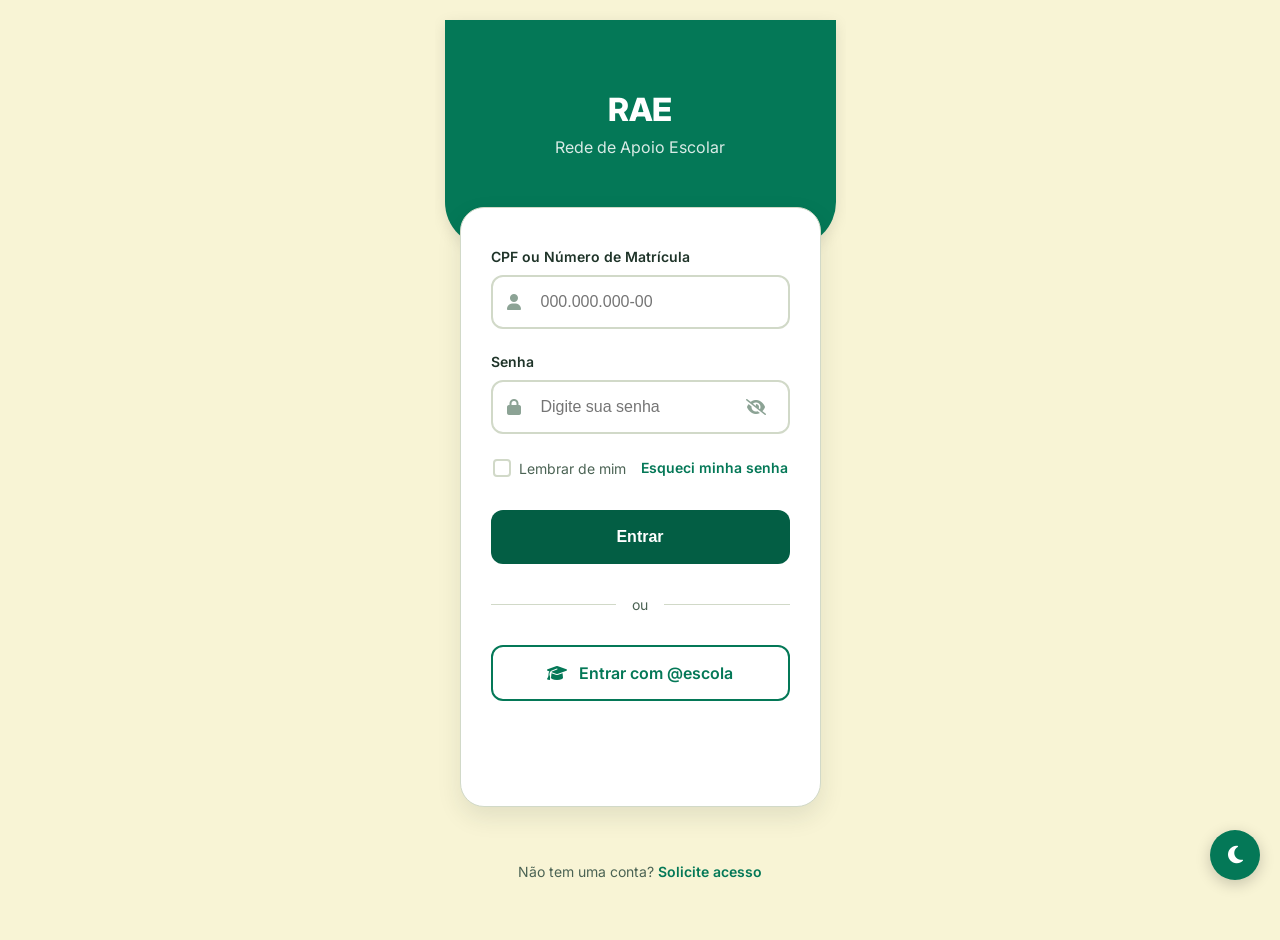
<file: index.html>
<!DOCTYPE html>
<html lang="pt-BR">
<head>
    <meta charset="UTF-8">
    <meta name="viewport" content="width=device-width, initial-scale=1.0">
    <title>RAE - Rede de Apoio Escolar</title>
    <link rel="stylesheet" href="style.css">
    <link rel="preconnect" href="https://fonts.googleapis.com">
    <link rel="preconnect" href="https://fonts.gstatic.com" crossorigin>
    <link href="https://fonts.googleapis.com/css2?family=Inter:wght@400;500;600;700;800&display=swap" rel="stylesheet">
    <link rel="stylesheet" href="https://cdnjs.cloudflare.com/ajax/libs/font-awesome/6.5.2/css/all.min.css">
</head>
<body>
    <div class="login-container">
        <header class="login-header">
            <div class="header-content">
                <h1>RAE</h1>
                <p>Rede de Apoio Escolar</p>
            </div>
        </header>

        <main class="login-main">
            <form class="login-form" id="loginForm" novalidate>
                <div class="form-group">
                    <label for="user-id">CPF ou Número de Matrícula</label>
                    <div class="input-wrapper">
                        <i class="fas fa-user" aria-hidden="true"></i>
                        <input 
                            type="text" 
                            id="user-id" 
                            name="user-id"
                            placeholder="000.000.000-00" 
                            inputmode="numeric" 
                            autocomplete="username"
                            required
                            aria-required="true"
                        >
                    </div>
                    <span class="error-message" id="user-error">Por favor, insira um CPF ou matrícula válida.</span>
                </div>

                <div class="form-group">
                    <label for="password">Senha</label>
                    <div class="input-wrapper">
                        <i class="fas fa-lock" aria-hidden="true"></i>
                        <input 
                            type="password" 
                            id="password" 
                            name="password"
                            placeholder="Digite sua senha" 
                            autocomplete="current-password"
                            required
                            aria-required="true"
                        >
                        <i class="fas fa-eye-slash" id="togglePassword" role="button" aria-label="Mostrar senha" tabindex="0"></i>
                    </div>
                    <span class="error-message" id="password-error">A senha é obrigatória.</span>
                </div>

                <div class="form-options">
                    <label class="remember-me">
                        <input type="checkbox" id="remember">
                        <span>Lembrar de mim</span>
                    </label>
                    <a href="forgot-password.html" target="_blank" class="forgot-password">Esqueci minha senha</a>
                </div>

                <button type="submit" class="btn-login" id="submitBtn">
                    <span class="btn-text">Entrar</span>
                    <div class="loader"></div>
                </button>

                <div class="divider">
                    <span>ou</span>
                </div>

                <a href="#" class="btn-gov" aria-label="Entrar com @escola" style="text-decoration: none;">
                    <i class="fas fa-graduation-cap" aria-hidden="true"></i>
                    Entrar com @escola
                </a>
            </form>

            <footer class="login-footer">
                <p>Não tem uma conta? <a href="request-access.html" target="_blank">Solicite acesso</a></p>
            </footer>
        </main>
    </div>
    <script src="script.js"></script>
    <div class="theme-toggle">
        <button id="themeToggleBtn" class="btn-theme" aria-label="Alternar modo claro/escuro">
            <i class="fas fa-moon"></i>
        </button>
    </div>
</body>
</html>
</file>
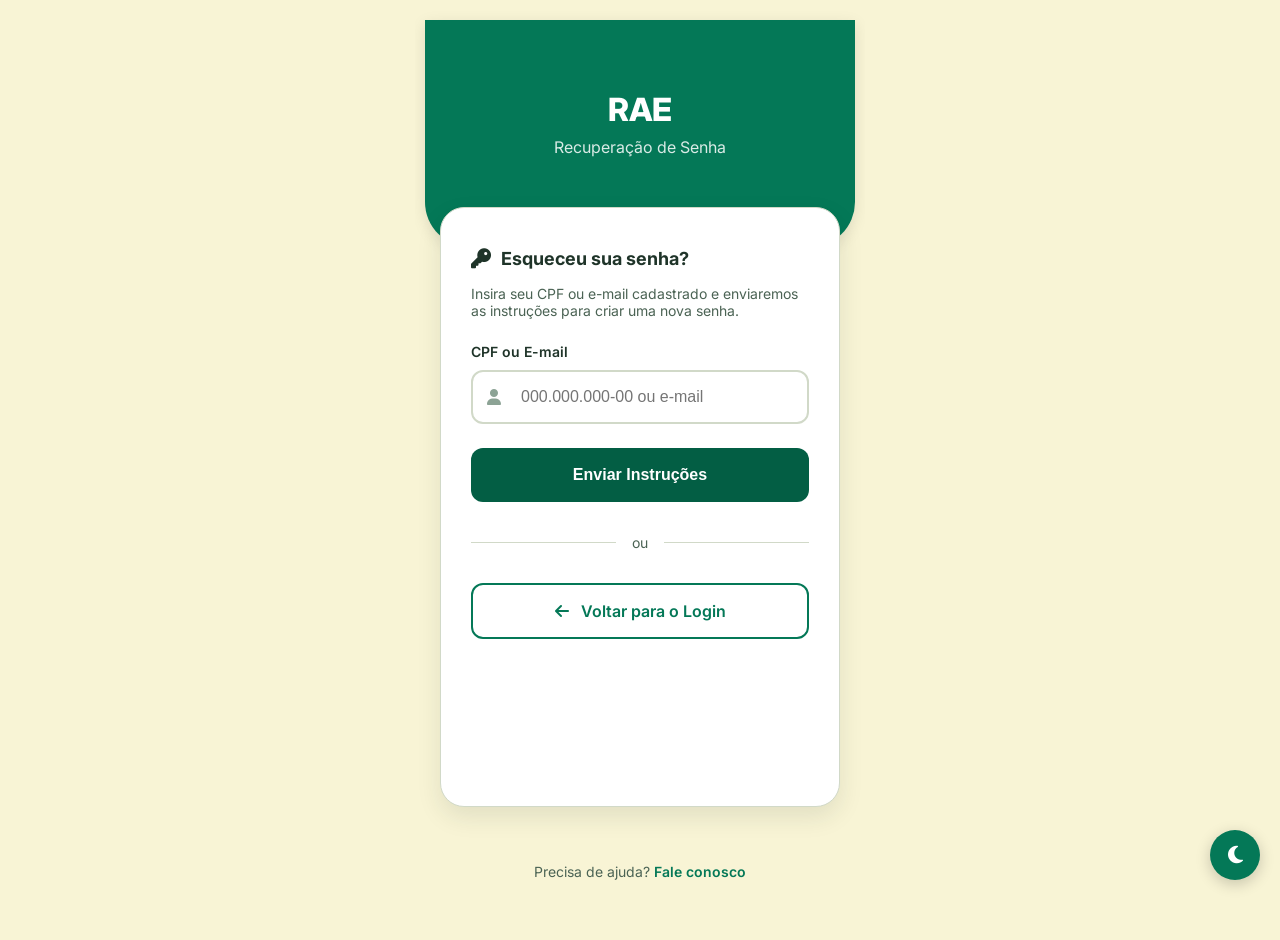
<file: forgot-password.html>
<!DOCTYPE html>
<html lang="pt-BR">
<head>
    <meta charset="UTF-8">
    <meta name="viewport" content="width=device-width, initial-scale=1.0">
    <title>Recuperar Senha - RAE</title>
    <link rel="stylesheet" href="style.css">
    <link rel="preconnect" href="https://fonts.googleapis.com">
    <link rel="preconnect" href="https://fonts.gstatic.com" crossorigin>
    <link href="https://fonts.googleapis.com/css2?family=Inter:wght@400;500;600;700;800&display=swap" rel="stylesheet">
    <link rel="stylesheet" href="https://cdnjs.cloudflare.com/ajax/libs/font-awesome/6.5.2/css/all.min.css">
</head>
<body>
    <div class="login-container">
        <header class="login-header">
            <div class="header-content">
                <h1>RAE</h1>
                <p>Recuperação de Senha</p>
            </div>
        </header>

        <main class="login-main">
            <div class="login-form">
                <div class="section-header">
                    <i class="fas fa-key"></i>
                    <h2>Esqueceu sua senha?</h2>
                </div>
                <p style="margin-bottom: 24px; font-size: 14px; color: var(--text-muted);">Insira seu CPF ou e-mail cadastrado e enviaremos as instruções para criar uma nova senha.</p>
                
                <form id="forgotPasswordForm" novalidate>
                    <div id="forgotMessageContainer" class="message-banner" style="display: none; margin-bottom: 20px;"></div>
                    <div class="form-group">
                        <label for="recovery-id">CPF ou E-mail</label>
                        <div class="input-wrapper">
                            <i class="fas fa-user" aria-hidden="true"></i>
                            <input 
                                type="text" 
                                id="recovery-id" 
                                name="recovery-id"
                                placeholder="000.000.000-00 ou e-mail" 
                                required
                            >
                        </div>
                    </div>

                    <button type="submit" class="btn-login">
                        <span class="btn-text">Enviar Instruções</span>
                    </button>
                </form>

                <div class="divider">
                    <span>ou</span>
                </div>

                <a href="index.html" class="btn-gov" style="text-decoration: none;">
                    <i class="fas fa-arrow-left"></i>
                    Voltar para o Login
                </a>
            </div>

            <footer class="login-footer">
                <p>Precisa de ajuda? <a href="#">Fale conosco</a></p>
            </footer>
        </main>
    </div>
    <script src="script.js"></script>
    <div class="theme-toggle">
        <button id="themeToggleBtn" class="btn-theme" aria-label="Alternar modo claro/escuro">
            <i class="fas fa-moon"></i>
        </button>
    </div>
</body>
</html>
</file>
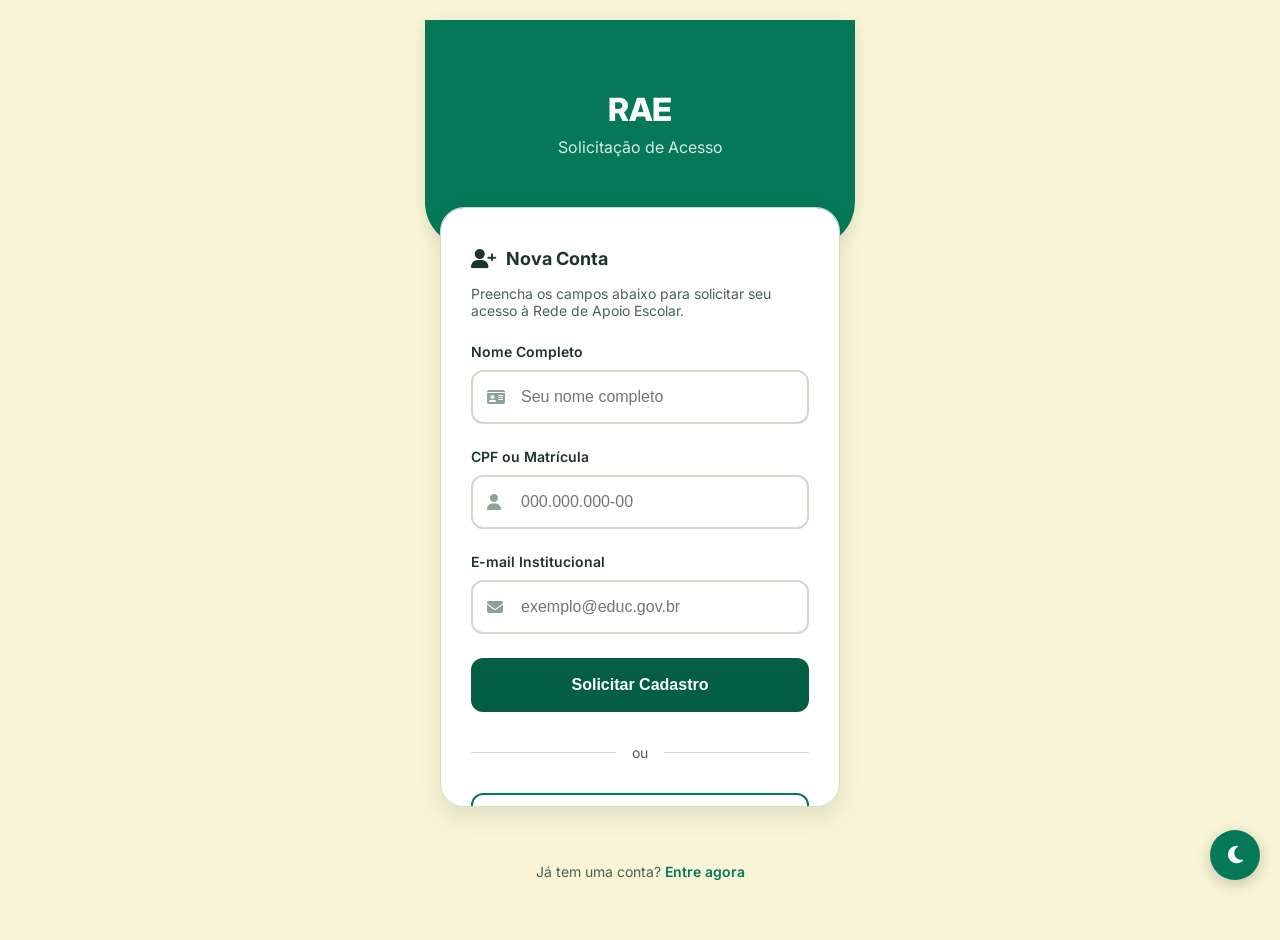
<file: request-access.html>
<!DOCTYPE html>
<html lang="pt-BR">
<head>
    <meta charset="UTF-8">
    <meta name="viewport" content="width=device-width, initial-scale=1.0">
    <title>Solicitar Acesso - RAE</title>
    <link rel="stylesheet" href="style.css">
    <link rel="preconnect" href="https://fonts.googleapis.com">
    <link rel="preconnect" href="https://fonts.gstatic.com" crossorigin>
    <link href="https://fonts.googleapis.com/css2?family=Inter:wght@400;500;600;700;800&display=swap" rel="stylesheet">
    <link rel="stylesheet" href="https://cdnjs.cloudflare.com/ajax/libs/font-awesome/6.5.2/css/all.min.css">
</head>
<body>
    <div class="login-container">
        <header class="login-header">
            <div class="header-content">
                <h1>RAE</h1>
                <p>Solicitação de Acesso</p>
            </div>
        </header>

        <main class="login-main">
            <div class="login-form">
                <div class="section-header">
                    <i class="fas fa-user-plus"></i>
                    <h2>Nova Conta</h2>
                </div>
                <p style="margin-bottom: 24px; font-size: 14px; color: var(--text-muted);">Preencha os campos abaixo para solicitar seu acesso à Rede de Apoio Escolar.</p>
                
                <form id="requestAccessForm" novalidate>
                    <div id="requestMessageContainer" class="message-banner" style="display: none; margin-bottom: 20px;"></div>
                    <div class="form-group">
                        <label for="full-name">Nome Completo</label>
                        <div class="input-wrapper">
                            <i class="fas fa-id-card" aria-hidden="true"></i>
                            <input 
                                type="text" 
                                id="full-name" 
                                name="full-name"
                                placeholder="Seu nome completo" 
                                required
                            >
                        </div>
                    </div>

                    <div class="form-group">
                        <label for="reg-id">CPF ou Matrícula</label>
                        <div class="input-wrapper">
                            <i class="fas fa-user" aria-hidden="true"></i>
                            <input 
                                type="text" 
                                id="reg-id" 
                                name="reg-id"
                                placeholder="000.000.000-00" 
                                required
                            >
                        </div>
                    </div>

                    <div class="form-group">
                        <label for="reg-email">E-mail Institucional</label>
                        <div class="input-wrapper">
                            <i class="fas fa-envelope" aria-hidden="true"></i>
                            <input 
                                type="email" 
                                id="reg-email" 
                                name="reg-email"
                                placeholder="exemplo@educ.gov.br" 
                                required
                            >
                        </div>
                    </div>

                    <button type="submit" class="btn-login">
                        <span class="btn-text">Solicitar Cadastro</span>
                    </button>
                </form>

                <div class="divider">
                    <span>ou</span>
                </div>

                <a href="index.html" class="btn-gov" style="text-decoration: none;">
                    <i class="fas fa-arrow-left"></i>
                    Voltar para o Login
                </a>
            </div>

            <footer class="login-footer">
                <p>Já tem uma conta? <a href="index.html">Entre agora</a></p>
            </footer>
        </main>
    </div>
    <script src="script.js"></script>
    <div class="theme-toggle">
        <button id="themeToggleBtn" class="btn-theme" aria-label="Alternar modo claro/escuro">
            <i class="fas fa-moon"></i>
        </button>
    </div>
</body>
</html>
</file>
<file: style.css>
/* Variáveis de Cores e Estilos - Nova Paleta */
:root {
    --primary-color: #047857;
    --primary-dark: #035e44;
    --primary-light: #7dd761;
    --accent-color: #ffdf00;
    --bg-color: #f8f4d5;
    --card-bg: #ffffff;
    --text-main: #1f3429;
    --text-muted: #4b6354;
    --text-placeholder: #8ca395;
    --border-color: #d1d9c8;
    --error-color: #dc2626;
    --success-color: #059669;
    --radius-header: 45px;
    --radius-card: 24px;
    --radius-input: 12px;
    --shadow-soft: 0 10px 25px rgba(31, 52, 41, 0.1);
    --transition-fast: 0.2s ease;
}

/* Modo Escuro (Baseado em Classe no HTML) */
html.dark-mode {
    --bg-color: #1f3429;
    --card-bg: #2a4438;
    --text-main: #f8f4d5;
    --text-muted: #a3b89a;
    --text-placeholder: #5c7568;
    --border-color: #3d5a4b;
    --shadow-soft: 0 10px 25px rgba(0, 0, 0, 0.3);
    --primary-light: rgba(125, 215, 97, 0.1);
}

html.dark-mode body {
    background-color: var(--bg-color);
}

html.dark-mode .login-header, 
html.dark-mode .dashboard-header {
    background-color: #2a4438;
    border-bottom: 1px solid var(--border-color);
}

html.dark-mode .btn-login {
    background-color: var(--primary-color);
}

html.dark-mode .btn-gov {
    border-color: var(--primary-color);
    color: var(--primary-color);
    background-color: transparent;
}

html.dark-mode .summary-card,
html.dark-mode .menu-card,
html.dark-mode .info-item {
    background-color: #345245;
}

html.dark-mode .menu-card.active {
    border-color: var(--accent-color);
}

html.dark-mode .tab-btn.active {
    background-color: var(--primary-color);
}

/* Botão de Alternar Tema */
.theme-toggle {
    position: fixed;
    bottom: 20px;
    right: 20px;
    z-index: 1000;
}

.btn-theme {
    width: 50px;
    height: 50px;
    border-radius: 50%;
    border: none;
    background-color: var(--primary-color);
    color: white;
    cursor: pointer;
    box-shadow: 0 4px 15px rgba(0, 0, 0, 0.2);
    display: flex;
    align-items: center;
    justify-content: center;
    font-size: 20px;
    transition: transform 0.2s, background-color 0.2s;
}

.btn-theme:hover {
    transform: scale(1.1);
    background-color: var(--primary-dark);
}

/* Reset e Base */
* {
    margin: 0;
    padding: 0;
    box-sizing: border-box;
}

body, html {
    font-family: 'Inter', sans-serif;
    background-color: var(--bg-color);
    color: var(--text-main);
    min-height: 100vh;
    overflow-x: hidden;
    transition: background-color var(--transition-fast);
    display: flex;
    justify-content: center;
    align-items: center; /* Centraliza verticalmente por padrão */
}

/* Estilo para alinhar login ao topo se necessário, mas manter dashboard centrado */
.dashboard-body {
    display: flex;
    justify-content: center;
    align-items: center;
}

/* Container Principal com animação de entrada */
.login-container, .dashboard-container {
    width: 100%;
    max-width: 420px;
    margin: 20px auto;
    display: flex;
    flex-direction: column;
    animation: fadeIn 0.6s ease-out;
    box-sizing: border-box;
    padding: 0 10px; /* Pequeno respiro nas bordas em mobile */
}

/* Suporte para Desktop (PC) */
@media (min-width: 768px) {
    .login-container, .dashboard-container {
        max-width: 420px; 
    }

    .login-form, .tab-pane {
        height: 600px !important; 
        padding: 40px 30px !important;
        width: 100% !important;
    }

    /* Ajustes para a nova largura */
    .home-grid {
        display: flex !important;
        flex-direction: column;
        gap: 15px !important;
    }

    .info-banner {
        grid-column: auto;
    }

    .menu-grid {
        display: flex !important;
        flex-direction: column;
        gap: 12px !important;
    }

    .tabs-nav {
        max-width: 420px !important;
        padding: 8px !important;
    }

    .tab-btn {
        flex-direction: column !important; /* Mantém ícone acima do texto no PC */
        gap: 4px !important;
        font-size: 12px !important;
        padding: 10px !important;
    }

    .tab-btn i {
        font-size: 16px !important;
    }

    .profile-info-list {
        display: flex !important;
        flex-direction: column !important;
        gap: 12px !important;
    }

    /* Ajuste para o login no PC */
    .login-container {
        max-width: 450px;
    }
}

@keyframes fadeIn {
    from { opacity: 0; transform: translateY(10px); }
    to { opacity: 1; transform: translateY(0); }
}

/* Cabeçalho */
.login-header, .dashboard-header {
    background-color: var(--primary-color);
    color: #ffffff;
    padding: 70px 20px 90px 20px;
    text-align: center;
    border-bottom-left-radius: var(--radius-header);
    border-bottom-right-radius: var(--radius-header);
    box-shadow: 0 4px 15px rgba(0, 0, 0, 0.1);
    position: relative;
    z-index: 5;
}

.login-header h1, .dashboard-header h1 {
    font-size: 32px;
    font-weight: 800;
    margin-bottom: 8px;
    letter-spacing: -0.5px;
}

.login-header p, .dashboard-header p {
    font-size: 16px;
    font-weight: 400;
    color: rgba(255, 255, 255, 0.85);
}

/* Logout Button */
.btn-logout {
    position: absolute;
    top: 20px;
    right: 20px;
    background: rgba(255, 255, 255, 0.2);
    border: none;
    color: white;
    width: 40px;
    height: 40px;
    border-radius: 50%;
    cursor: pointer;
    display: flex;
    align-items: center;
    justify-content: center;
    transition: background 0.2s;
}

.btn-logout:hover {
    background: rgba(255, 255, 255, 0.3);
}

/* Área Central */
.login-main, .dashboard-main {
    padding: 0 15px 40px;
    margin-top: -40px;
    position: relative;
    z-index: 10;
    display: flex;
    flex-direction: column;
    align-items: center;
    width: 100%;
    box-sizing: border-box;
}

/* Navegação por Abas (Horizontal Scrollable) */
.tabs-nav {
    display: flex;
    background-color: var(--card-bg);
    padding: 8px;
    border-radius: 16px;
    margin-bottom: 24px;
    box-shadow: var(--shadow-soft);
    border: 1px solid var(--border-color);
    width: 100%;
    max-width: 420px;
    overflow-x: auto;
    overflow-y: hidden;
    gap: 8px;
    scrollbar-width: thin; /* Firefox: barra fina */
    scrollbar-color: var(--primary-color) var(--bg-color); /* Firefox */
    -ms-overflow-style: auto;
}

/* Estilização da barra de rolagem (Chrome, Safari, Edge) */
.tabs-nav::-webkit-scrollbar {
    height: 6px; /* Barra horizontal fina */
}

.tabs-nav::-webkit-scrollbar-track {
    background: var(--bg-color);
    border-radius: 10px;
}

.tabs-nav::-webkit-scrollbar-thumb {
    background: var(--primary-light);
    border-radius: 10px;
    border: 1px solid var(--border-color);
}

.tabs-nav::-webkit-scrollbar-thumb:hover {
    background: var(--primary-color);
}

.tab-btn {
    flex: 0 0 85px; /* Não permite encolher nem crescer, largura fixa de 85px */
    display: flex;
    flex-direction: column;
    align-items: center;
    justify-content: center;
    gap: 4px;
    padding: 10px 5px;
    border: none;
    background: transparent;
    color: var(--text-muted);
    font-size: 11px;
    font-weight: 600;
    cursor: pointer;
    border-radius: 12px;
    transition: all 0.2s;
}

.tab-btn i {
    font-size: 16px;
}

.tab-btn.active {
    background-color: var(--primary-color);
    color: white;
    box-shadow: 0 4px 10px rgba(0, 51, 153, 0.2);
}

/* Estilos da Tela de Início (Home) */
.home-grid {
    display: flex;
    flex-direction: column;
    gap: 16px;
}

.summary-card {
    display: flex;
    align-items: center;
    gap: 16px;
    padding: 20px;
    background-color: var(--bg-color);
    border-radius: 16px;
    border: 1px solid var(--border-color);
    transition: transform 0.2s;
}

.summary-card:hover {
    transform: translateY(-2px);
}

.summary-card i {
    font-size: 24px;
    color: var(--primary-color);
    background: var(--primary-light);
    width: 50px;
    height: 50px;
    display: flex;
    align-items: center;
    justify-content: center;
    border-radius: 12px;
}

.summary-card h3 {
    font-size: 14px;
    color: var(--text-muted);
    margin-bottom: 4px;
}

.summary-card p {
    font-size: 15px;
    font-weight: 700;
    color: var(--text-main);
}

.info-banner {
    display: flex;
    align-items: center;
    gap: 12px;
    padding: 16px;
    background: linear-gradient(135deg, var(--primary-color), var(--primary-dark));
    color: white;
    border-radius: 16px;
    font-size: 14px;
}

.info-banner i {
    font-size: 20px;
}

/* Estilos do Card de Frequência */
.progress-bar-container {
    display: flex;
    align-items: center;
    gap: 10px;
    width: 100%;
}

.progress-bar {
    flex: 1;
    height: 12px;
    background-color: var(--border-color);
    border-radius: 6px;
    overflow: hidden;
}

.progress-bar-fill {
    width: 95%; /* Exemplo */
    height: 100%;
    background-color: var(--success-color);
    border-radius: 6px;
    transition: width 0.5s ease-out;
}

.progress-label {
    font-size: 14px;
    font-weight: 700;
    color: var(--text-main);
}

/* Estilos da Aba de Perfil */
.profile-container {
    display: flex;
    flex-direction: column;
    align-items: stretch; /* Mudado de center para stretch para evitar compressão */
    gap: 24px;
    width: 100%;
}

.profile-header {
    text-align: center;
    width: 100%;
}

.profile-avatar {
    width: 100px;
    height: 100px;
    background-color: var(--primary-light);
    color: var(--primary-color);
    border-radius: 50%;
    display: flex;
    align-items: center;
    justify-content: center;
    font-size: 40px;
    margin: 0 auto 16px;
    border: 4px solid var(--card-bg);
    box-shadow: var(--shadow-soft);
}

.profile-header h3 {
    font-size: 20px;
    font-weight: 700;
    margin-bottom: 4px;
}

.profile-header p {
    font-size: 14px;
    color: var(--text-muted);
}

.profile-info-list {
    width: 100%;
    display: flex;
    flex-direction: column;
    gap: 12px;
}

.info-item {
    display: flex;
    justify-content: space-between;
    padding: 14px;
    background-color: var(--bg-color);
    border-radius: 12px;
    font-size: 14px;
}

.info-label {
    color: var(--text-muted);
    font-weight: 600;
}

.info-value {
    color: var(--text-main);
    font-weight: 700;
}

.status-active {
    color: var(--success-color);
}

.btn-edit-profile {
    width: 100%;
    padding: 14px;
    background-color: transparent;
    color: var(--primary-color);
    border: 2px solid var(--primary-color);
    border-radius: 12px;
    font-size: 15px;
    font-weight: 700;
    cursor: pointer;
    display: flex;
    align-items: center;
    justify-content: center;
    gap: 8px;
    transition: all 0.2s;
}

.btn-edit-profile:hover {
    background-color: var(--primary-light);
}

/* Estilo para lista de escolas do professor */
.schools-list {
    flex-direction: column;
    align-items: flex-start !important;
}

#teacherSchools {
    display: flex;
    flex-direction: column;
    gap: 4px;
    margin-top: 4px;
}

/* Modal de Edição */
.modal-overlay {
    position: fixed;
    top: 0;
    left: 0;
    width: 100%;
    height: 100%;
    background-color: rgba(0, 0, 0, 0.5);
    display: none; /* Escondido por padrão */
    justify-content: center;
    align-items: center;
    z-index: 1000;
    backdrop-filter: blur(4px);
    animation: fadeIn 0.3s ease;
}

.modal-overlay.active {
    display: flex;
}

.modal-card {
    background-color: var(--card-bg);
    width: 90%;
    max-width: 400px;
    border-radius: 24px;
    padding: 24px;
    box-shadow: 0 20px 40px rgba(0, 0, 0, 0.2);
    animation: slideUp 0.3s ease;
}

@keyframes slideUp {
    from { transform: translateY(20px); opacity: 0; }
    to { transform: translateY(0); opacity: 1; }
}

.modal-header {
    display: flex;
    justify-content: space-between;
    align-items: center;
    margin-bottom: 24px;
}

.modal-header h2 {
    font-size: 20px;
    font-weight: 700;
    color: var(--text-main);
}

.btn-close-modal {
    background: none;
    border: none;
    font-size: 28px;
    color: var(--text-muted);
    cursor: pointer;
    line-height: 1;
}

.modal-form .form-group {
    margin-bottom: 16px;
}

.modal-form label {
    display: block;
    font-size: 14px;
    font-weight: 600;
    color: var(--text-muted);
    margin-bottom: 6px;
}

.modal-form input {
    width: 100%;
    padding: 12px 16px;
    border: 2px solid var(--border-color);
    border-radius: 12px;
    background: var(--bg-color);
    color: var(--text-main);
    font-size: 14px;
}

.modal-form input:focus {
    outline: none;
    border-color: var(--primary-color);
}

.modal-actions {
    margin-top: 24px;
}

.btn-save-profile {
    width: 100%;
    padding: 16px;
    background-color: var(--primary-color);
    color: white;
    border: none;
    border-radius: 12px;
    font-size: 16px;
    font-weight: 700;
    cursor: pointer;
    transition: background 0.2s;
}

.btn-save-profile:hover {
    background-color: var(--primary-dark);
}

/* Container de Abas e Conteúdo */
.tab-content {
    width: 100%;
    display: flex;
    flex-direction: column;
    align-items: center;
}

/* Formulário e Abas Individuais - Padronização Radical de Largura e Altura */
.login-form, .tab-pane {
    background-color: var(--card-bg);
    border-radius: var(--radius-card);
    padding: 36px 20px;
    box-shadow: var(--shadow-soft);
    border: 1px solid var(--border-color);
    margin-bottom: 24px;
    width: 100% !important; 
    height: 600px !important; 
    min-height: 600px;
    display: flex; /* Forçado para que todas as abas tenham o mesmo comportamento base */
    flex-direction: column;
    overflow-y: auto;
    overflow-x: hidden;
    scrollbar-width: none;
    -ms-overflow-style: none;
    box-sizing: border-box;
    flex-shrink: 0;
}

/* Esconde as abas inativas mantendo a estrutura */
.tab-pane:not(.active) {
    display: none !important;
}

.tab-pane.active {
    display: flex !important;
}

/* Diferenciação de Display */
.login-form {
    display: flex;
    justify-content: flex-start;
}

.tab-pane {
    display: none; 
    justify-content: flex-start;
    align-items: stretch; /* Garante que o conteúdo estique até a borda */
}

.tab-pane.active {
    display: flex;
}

/* Grids e Containers Internos do Dashboard */
.home-grid, .menu-grid, .todo-container, .profile-container, .todo-form, .todo-list, .profile-info-list {
    width: 100% !important;
    min-width: 100%; /* Força a largura total do card */
    display: flex;
    flex-direction: column;
    align-items: stretch; /* Garante que os itens internos não se comprimam ao centro */
    gap: 16px;
    padding-bottom: 20px;
    box-sizing: border-box;
}

.section-header {
    width: 100%;
    margin-bottom: 16px;
    display: flex;
    align-items: center;
    gap: 10px;
}

/* Itens que DEVEM preencher o espaço lateral */
.summary-card, .menu-card, .todo-item, .info-item, .btn-edit-profile, .todo-form input, .btn-login, .btn-gov {
    width: 100% !important;
    box-sizing: border-box;
}

.section-header i {
    font-size: 20px;
}

.section-header h2 {
    font-size: 18px;
    font-weight: 700;
    color: var(--text-main);
}

/* Grid de Cardápio */
.menu-grid {
    display: flex;
    flex-direction: column;
    gap: 12px;
}

.menu-card {
    background-color: var(--bg-color);
    padding: 16px;
    border-radius: 16px;
    border: 1px solid var(--border-color);
}

.menu-card .day {
    font-size: 12px;
    font-weight: 700;
    color: var(--primary-color);
    text-transform: uppercase;
    display: block;
    margin-bottom: 4px;
}

.menu-card .meal {
    font-size: 14px;
    color: var(--text-main);
}

.menu-card.active {
    border-color: var(--primary-color);
    background-color: var(--primary-light);
}

/* Lista de Afazeres (Todo) */
.todo-form {
    display: flex;
    gap: 10px;
    margin-bottom: 20px;
}

.todo-form input {
    flex: 1;
    padding: 12px 16px;
    border: 2px solid var(--border-color);
    border-radius: 12px;
    background: transparent;
    color: var(--text-main);
    font-size: 14px;
}

.todo-form input:focus {
    outline: none;
    border-color: var(--primary-color);
}

.btn-add-todo {
    background-color: var(--primary-color);
    color: white;
    border: none;
    width: 44px;
    height: 44px;
    border-radius: 12px;
    cursor: pointer;
    display: flex;
    align-items: center;
    justify-content: center;
    transition: background 0.2s;
}

.btn-add-todo:hover {
    background-color: var(--primary-dark);
}

.todo-list {
    list-style: none;
}

.todo-item {
    display: flex;
    align-items: center;
    gap: 12px;
    padding: 12px;
    border-bottom: 1px solid var(--border-color);
    animation: slideIn 0.3s ease-out;
}

@keyframes slideIn {
    from { opacity: 0; transform: translateX(-10px); }
    to { opacity: 1; transform: translateX(0); }
}

.todo-item:last-child {
    border-bottom: none;
}

.todo-item input[type="checkbox"] {
    appearance: none;
    width: 20px;
    height: 20px;
    border: 2px solid var(--border-color);
    border-radius: 6px;
    cursor: pointer;
    position: relative;
    transition: all 0.2s;
}

.todo-item input[type="checkbox"]:checked {
    background-color: var(--success-color);
    border-color: var(--success-color);
}

.todo-item input[type="checkbox"]:checked::after {
    content: '\f00c';
    font-family: 'Font Awesome 6 Free';
    font-weight: 900;
    font-size: 10px;
    color: white;
    position: absolute;
    top: 50%;
    left: 50%;
    transform: translate(-50%, -50%);
}

.todo-item span {
    flex: 1;
    font-size: 14px;
}

.todo-item.completed span {
    text-decoration: line-through;
    color: var(--text-muted);
}

.btn-delete-todo {
    color: var(--text-placeholder);
    background: none;
    border: none;
    cursor: pointer;
    padding: 8px;
    transition: color 0.2s;
}

.btn-delete-todo:hover {
    color: var(--error-color);
}

/* LOGIN FORM STYLES (Existing) */
.form-group {
    margin-bottom: 24px;
}

.form-group label {
    display: block;
    font-size: 14px;
    font-weight: 600;
    color: var(--text-main);
    margin-bottom: 10px;
}

.input-wrapper {
    position: relative;
    display: flex;
    align-items: center;
}

.input-wrapper i {
    position: absolute;
    left: 16px;
    color: var(--text-placeholder);
    transition: color var(--transition-fast);
}

.input-wrapper input {
    width: 100%;
    padding: 16px 16px 16px 48px;
    border: 2px solid var(--border-color);
    background-color: transparent;
    border-radius: var(--radius-input);
    font-size: 16px;
    color: var(--text-main);
    transition: all var(--transition-fast);
}

.input-wrapper input:focus {
    outline: none;
    border-color: var(--primary-color);
    box-shadow: 0 0 0 4px rgba(0, 51, 153, 0.15);
}

#togglePassword {
    position: absolute;
    right: 16px;
    cursor: pointer;
    color: var(--text-placeholder);
    left: auto;
    padding: 8px;
    border-radius: 50%;
}

/* Opções Extras (Lembrar-me e Esqueci minha senha) */
.form-options {
    display: flex;
    justify-content: space-between;
    align-items: center; /* Nivelamento horizontal perfeito */
    margin-bottom: 32px;
    width: 100%;
    gap: 15px;
    padding: 0 2px; /* Pequeno ajuste para alinhar com os inputs acima */
}

.remember-me {
    display: inline-flex;
    align-items: center;
    gap: 8px;
    font-size: 14px;
    color: var(--text-muted);
    cursor: pointer;
    user-select: none;
    transition: color var(--transition-fast);
    flex-shrink: 0;
    margin: 0;
    height: 20px; /* Altura fixa para nivelar com o link */
}

.remember-me:hover {
    color: var(--text-main);
}

.remember-me input {
    appearance: none;
    width: 18px;
    height: 18px;
    border: 2px solid var(--border-color);
    border-radius: 4px;
    background-color: transparent;
    cursor: pointer;
    position: relative;
    transition: all var(--transition-fast);
    flex-shrink: 0;
    margin: 0; /* Remove margens que desalinhariam */
}

.remember-me input:checked {
    background-color: var(--primary-color);
    border-color: var(--primary-color);
}

.remember-me input:checked::after {
    content: '\f00c';
    font-family: 'Font Awesome 6 Free';
    font-weight: 900;
    font-size: 10px;
    color: white;
    position: absolute;
    top: 50%;
    left: 50%;
    transform: translate(-50%, -50%);
}

.remember-me input:focus {
    outline: none;
    box-shadow: 0 0 0 3px var(--primary-light);
}

/* Link "Esqueci minha senha" */
.forgot-password {
    font-size: 14px;
    color: var(--primary-color);
    text-decoration: none;
    font-weight: 600;
    transition: all var(--transition-fast);
    border-bottom: 1px solid transparent;
    text-align: right;
    white-space: nowrap;
    display: inline-flex;
    align-items: center;
    height: 20px; /* Mesma altura fixa do Lembrar-me */
}

.btn-login {
    width: 100%;
    padding: 18px;
    background-color: var(--primary-dark);
    color: #ffffff;
    border: none;
    border-radius: var(--radius-input);
    font-size: 16px;
    font-weight: 700;
    cursor: pointer;
    display: flex;
    align-items: center;
    justify-content: center;
    gap: 10px;
}

.loader {
    width: 18px;
    height: 18px;
    border: 3px solid #ffffff;
    border-bottom-color: transparent;
    border-radius: 50%;
    display: none;
    animation: rotation 1s linear infinite;
}

@keyframes rotation {
    0% { transform: rotate(0deg); }
    100% { transform: rotate(360deg); }
}

.divider {
    display: flex;
    align-items: center;
    text-align: center;
    margin: 32px 0;
}

.divider::before, .divider::after {
    content: '';
    flex: 1;
    border-bottom: 1px solid var(--border-color);
}

.divider span {
    padding: 0 16px;
    font-size: 14px;
    color: var(--text-muted);
}

.btn-gov {
    width: 100%;
    padding: 16px;
    background-color: var(--card-bg);
    color: var(--primary-color);
    border: 2px solid var(--primary-color);
    border-radius: var(--radius-input);
    font-size: 16px;
    font-weight: 600;
    cursor: pointer;
    display: flex;
    align-items: center;
    justify-content: center;
    gap: 12px;
}

.login-footer {
    text-align: center;
    margin-top: 32px;
    font-size: 14px;
    color: var(--text-muted);
}

.login-footer a {
    color: var(--primary-color);
    text-decoration: none;
    font-weight: 600;
}

.error-message {
    color: #dc2626;
    font-size: 11px;
    font-weight: 600;
    margin-top: 6px;
    display: none;
    align-items: center;
    gap: 6px;
    animation: fadeIn 0.2s ease;
}

.error-message::before {
    content: '\f06a';
    font-family: 'Font Awesome 6 Free';
    font-weight: 900;
}

html.dark-mode .error-message {
    color: #f87171;
}

.input-error {
    border-color: var(--error-color) !important;
}

/* Banners de Mensagem */
.message-banner {
    padding: 16px 20px;
    border-radius: 16px;
    font-size: 15px;
    font-weight: 600;
    line-height: 1.5;
    animation: slideInDown 0.4s cubic-bezier(0.18, 0.89, 0.32, 1.28);
    width: 100%;
    box-sizing: border-box;
    display: flex;
    align-items: center;
    gap: 12px;
    box-shadow: 0 4px 12px rgba(0, 0, 0, 0.1);
}

@keyframes slideInDown {
    from { opacity: 0; transform: translateY(-20px); }
    to { opacity: 1; transform: translateY(0); }
}

.message-banner i {
    font-size: 20px;
    flex-shrink: 0;
}

.message-banner.success {
    background-color: #dcfce7;
    color: #166534;
    border: 1px solid #b9fbc0;
}

/* Edit Avatar Styles */
.edit-avatar-preview {
    width: 100px;
    height: 100px;
    margin: 0 auto;
    background-color: var(--bg-color);
    border-radius: 50%;
    display: flex;
    align-items: center;
    justify-content: center;
    overflow: hidden;
    box-shadow: var(--shadow-soft);
    position: relative;
}

/* Estilos para a Aba de Faltas - Organização por Turno e Ano */
.shift-block {
    background: var(--card-bg);
    border-radius: var(--radius-card);
    padding: 15px;
    border: 1px solid var(--border-color);
    box-shadow: var(--shadow-soft);
}

.shift-title {
    font-size: 16px;
    color: var(--primary-color);
    margin-bottom: 15px;
    display: flex;
    align-items: center;
    gap: 8px;
    border-bottom: 2px solid var(--primary-light);
    padding-bottom: 8px;
}

.absences-grid-years {
    display: grid;
    grid-template-columns: repeat(3, 1fr);
    gap: 12px;
}

.year-column h4 {
    font-size: 13px;
    color: var(--text-muted);
    margin-bottom: 8px;
    text-align: center;
    text-transform: uppercase;
    letter-spacing: 0.5px;
}

.class-list {
    display: flex;
    flex-direction: column;
    gap: 8px;
}

.class-card {
    appearance: none;
    -webkit-appearance: none;
    font-family: inherit;
}

.clickable-class, .clickable-library-class {
    background: var(--card-bg);
    padding: 15px;
    border-radius: var(--radius-input);
    text-align: center;
    border: 1px solid var(--border-color);
    color: var(--text-main);
    cursor: pointer;
    transition: all 0.2s ease;
    display: flex;
    align-items: center;
    justify-content: center;
    font-weight: 700;
}

html.dark-mode .clickable-class, html.dark-mode .clickable-library-class {
    color: #e2e8f0;
}

.clickable-class:hover, .clickable-library-class:hover {
    border-color: var(--primary-color);
    transform: translateY(-2px);
    box-shadow: var(--shadow-soft);
}

.student-item {
    background: var(--card-bg);
    padding: 14px;
    border-radius: var(--radius-input);
    border: 1px solid var(--border-color);
    display: flex;
    flex-direction: column;
    gap: 10px;
}

.student-info {
    display: flex;
    align-items: center;
    gap: 15px;
}

.student-number {
    width: 30px;
    height: 30px;
    background-color: var(--primary-light);
    color: var(--primary-color);
    border-radius: 8px;
    display: flex;
    align-items: center;
    justify-content: center;
    font-weight: 800;
    font-size: 14px;
    flex-shrink: 0;
    border: 1px solid var(--primary-color);
    box-shadow: 0 2px 4px rgba(0, 0, 0, 0.05);
}

html.dark-mode .student-number {
    background-color: rgba(37, 99, 235, 0.15);
    color: #60a5fa;
    border-color: #2563eb;
}

.student-name {
    font-weight: 600;
    font-size: 15px;
}

.student-controls {
    display: flex;
    gap: 8px;
    flex-wrap: wrap;
}

.btn-status {
    flex: 1;
    padding: 8px 12px;
    border-radius: 8px;
    border: 1px solid var(--border-color);
    background: var(--bg-color);
    font-size: 12px;
    font-weight: 600;
    color: var(--text-main);
    cursor: pointer;
    transition: all 0.2s ease;
    display: flex;
    align-items: center;
    justify-content: center;
    gap: 5px;
}

html.dark-mode .btn-status {
    color: #e2e8f0;
    border-color: rgba(255, 255, 255, 0.1);
}

.btn-status.absent.active {
    background-color: #fef2f2;
    color: #dc2626;
    border-color: #ef4444;
}

.btn-status.second-period.active {
    background-color: #eff6ff;
    color: #2563eb;
    border-color: #3b82f6;
}

.btn-status.present.active {
    background-color: #dcfce7;
    color: #166534;
    border-color: #10b981;
}

html.dark-mode .btn-status.absent.active {
    background-color: rgba(239, 68, 68, 0.15);
    color: #f87171;
    border-color: #f87171;
}

html.dark-mode .btn-status.second-period.active {
    background-color: rgba(59, 130, 246, 0.15);
    color: #60a5fa;
    border-color: #60a5fa;
}

html.dark-mode .btn-status.present.active {
    background-color: rgba(16, 185, 129, 0.15);
    color: #34d399;
    border-color: #34d399;
}

.btn-back:hover {
    transform: translateX(-3px);
}

/* --- NOVO DESIGN DA BIBLIOTECA (PROFISSIONAL) --- */
.library-header-ui {
    background: linear-gradient(135deg, #2563eb, #1e40af);
    color: white;
    padding: 30px 20px;
    border-radius: 20px;
    margin-bottom: 25px;
    box-shadow: 0 10px 20px rgba(37, 99, 235, 0.2);
}

.lib-header-content h2 {
    font-size: 24px;
    font-weight: 800;
    margin-bottom: 5px;
    display: flex;
    align-items: center;
    gap: 12px;
}

.lib-header-content p {
    font-size: 14px;
    opacity: 0.9;
}

.library-search-container {
    margin-bottom: 25px;
}

.lib-search-box {
    position: relative;
    display: flex;
    align-items: center;
}

.lib-search-box i {
    position: absolute;
    left: 18px;
    color: #2563eb;
    font-size: 18px;
}

.lib-search-box input {
    width: 100%;
    padding: 16px 20px 16px 55px;
    border: 2px solid #e2e8f0;
    border-radius: 16px;
    font-size: 15px;
    font-weight: 500;
    transition: all 0.3s ease;
    background: var(--card-bg);
    color: var(--text-main);
}

.lib-search-box input:focus {
    outline: none;
    border-color: #2563eb;
    box-shadow: 0 0 0 5px rgba(37, 99, 235, 0.1);
}

/* ---------------------------------------------------------
   SISTEMA DE BIBLIOTECA - REESTRUTURADO
   --------------------------------------------------------- */
.library-header-ui {
    background: linear-gradient(135deg, var(--primary-color) 0%, #065f46 100%);
    padding: 30px;
    border-radius: 20px;
    margin-bottom: 24px;
    color: white;
    box-shadow: 0 10px 25px rgba(4, 120, 87, 0.2);
}

.lib-header-content h2 {
    font-size: 24px;
    font-weight: 800;
    margin-bottom: 6px;
}

.lib-header-content p {
    font-size: 15px;
    opacity: 0.9;
}

.lib-panel-header {
    display: flex;
    align-items: center;
    gap: 15px;
    margin-bottom: 25px;
}

.lib-btn-back {
    background: #f1f5f9;
    border: none;
    padding: 10px 15px;
    border-radius: 12px;
    color: #475569;
    font-weight: 700;
    font-size: 14px;
    cursor: pointer;
    transition: all 0.2s;
}

.lib-btn-back:hover {
    background: #e2e8f0;
    color: #1e293b;
}

.library-student-list {
    display: flex;
    flex-direction: column;
    gap: 15px;
}

/* Estilos Aprimorados para a Seção de Biblioteca */
.search-container {
    background: var(--card-bg);
    padding: 15px;
    border-radius: 16px;
    border: 1px solid var(--border-color);
    box-shadow: var(--shadow-soft);
    margin-bottom: 25px;
}

.search-box {
    position: relative;
    display: flex;
    align-items: center;
}

.search-box i {
    position: absolute;
    left: 16px;
    color: var(--primary-color);
    font-size: 18px;
}

.search-box input {
    width: 100%;
    padding: 14px 16px 14px 48px;
    border: 2px solid var(--border-color);
    border-radius: 12px;
    background: var(--bg-color);
    color: var(--text-main);
    font-size: 15px;
    font-weight: 500;
    transition: all 0.3s ease;
}

.search-box input:focus {
    outline: none;
    border-color: var(--primary-color);
    box-shadow: 0 0 0 4px rgba(4, 120, 87, 0.1);
    background: var(--card-bg);
}

.student-loan-card {
    background: var(--card-bg);
    border-radius: 20px;
    padding: 20px;
    margin-bottom: 16px;
    border: 1px solid var(--border-color);
    box-shadow: var(--shadow-soft);
    transition: all 0.3s ease;
}

.student-loan-card:hover {
    box-shadow: 0 15px 30px rgba(0, 0, 0, 0.08);
}

.loan-badge {
    padding: 4px 12px;
    border-radius: 20px;
    font-size: 11px;
    font-weight: 700;
    text-transform: uppercase;
    display: inline-block;
    white-space: nowrap;
    letter-spacing: 0.5px;
}

.loan-badge.active {
    background: #dcfce7;
    color: #166534;
}

.loan-badge.none {
    background: #f1f5f9;
    color: #475569;
}

.book-item-ui {
    display: flex;
    align-items: center;
    justify-content: space-between;
    padding: 12px;
    background: var(--bg-color);
    border-radius: 12px;
    margin-top: 10px;
    border: 1px solid transparent;
    transition: all 0.2s ease;
}

.book-item-ui:hover {
    border-color: var(--primary-color);
    background: var(--card-bg);
}

.btn-loan-action {
    width: 36px;
    height: 36px;
    border-radius: 10px;
    display: flex;
    align-items: center;
    justify-content: center;
    cursor: pointer;
    transition: all 0.2s ease;
    border: none;
}

.btn-loan-action.return {
    background: #fee2e2;
    color: #dc2626;
}

.btn-loan-action.return:hover {
    background: #dc2626;
    color: white;
}

.btn-new-loan-ui {
    background: var(--primary-color);
    color: white;
    border: none;
    padding: 10px 18px;
    border-radius: 10px;
    font-weight: 700;
    font-size: 14px;
    display: flex;
    align-items: center;
    gap: 8px;
    cursor: pointer;
    transition: all 0.2s ease;
}

html.dark-mode .btn-new-loan-ui {
    color: #ffffff;
    background-color: #059669;
}

.btn-new-loan-ui:hover {
    background: var(--primary-dark);
    transform: scale(1.02);
}

html.dark-mode .btn-new-loan-ui:hover {
    background-color: #10b981;
}

/* Estilos para o Switch de Falta */
.switch-absence {
    position: relative;
    display: inline-block;
    width: 50px;
    height: 26px;
}

.switch-absence input {
    opacity: 0;
    width: 0;
    height: 0;
}

.slider-absence {
    position: absolute;
    cursor: pointer;
    top: 0;
    left: 0;
    right: 0;
    bottom: 0;
    background-color: #ef4444; /* Vermelho para falta */
    transition: .4s;
    border-radius: 34px;
}

.slider-absence:before {
    position: absolute;
    content: "";
    height: 18px;
    width: 18px;
    left: 4px;
    bottom: 4px;
    background-color: white;
    transition: .4s;
    border-radius: 50%;
}

input:checked + .slider-absence {
    background-color: #10b981; /* Verde para presença */
}

input:focus + .slider-absence {
    box-shadow: 0 0 1px #10b981;
}

input:checked + .slider-absence:before {
    transform: translateX(24px);
}

.student-absence-item {
    transition: transform 0.2s ease, box-shadow 0.2s ease;
}

.student-absence-item:hover {
    transform: translateY(-2px);
    box-shadow: var(--shadow-soft);
}

html.dark-mode .student-absence-item {
    background-color: var(--card-bg) !important;
}

/* ---------------------------------------------------------
   SISTEMA DE NOTIFICAÇÕES (TOASTS) E MODAIS MODERNOS
   --------------------------------------------------------- */
.toast-container {
    position: fixed;
    top: 24px;
    right: 24px;
    z-index: 9999;
    display: flex;
    flex-direction: column;
    gap: 12px;
}

.toast {
    background: var(--card-bg);
    border-radius: 12px;
    padding: 16px 20px;
    box-shadow: 0 10px 30px rgba(0, 0, 0, 0.12);
    display: flex;
    align-items: center;
    gap: 15px;
    min-width: 320px;
    max-width: 450px;
    border: 1px solid var(--border-color);
    transform: translateX(120%);
    transition: transform 0.4s cubic-bezier(0.175, 0.885, 0.32, 1.275);
    animation: slideIn 0.4s forwards;
}

@keyframes slideIn {
    to { transform: translateX(0); }
}

.toast.removing {
    animation: slideOut 0.3s forwards;
}

@keyframes slideOut {
    to { transform: translateX(120%); opacity: 0; }
}

.toast-icon {
    width: 40px;
    height: 40px;
    border-radius: 50%;
    display: flex;
    align-items: center;
    justify-content: center;
    font-size: 18px;
    flex-shrink: 0;
}

.toast-content {
    flex: 1;
}

.toast-title {
    display: block;
    font-weight: 700;
    font-size: 15px;
    color: var(--text-main);
    margin-bottom: 2px;
}

.toast-message {
    font-size: 13px;
    color: var(--text-muted);
    line-height: 1.4;
}

.toast.success .toast-icon { background: #dcfce7; color: #166534; }
.toast.error .toast-icon { background: #fef2f2; color: #991b1b; }
.toast.info .toast-icon { background: #eff6ff; color: #1e40af; }

/* Modal de Prompt Customizado */
.custom-prompt-overlay {
    position: fixed;
    top: 0;
    left: 0;
    width: 100%;
    height: 100%;
    background: rgba(0, 0, 0, 0.5);
    backdrop-filter: blur(4px);
    display: flex;
    align-items: center;
    justify-content: center;
    z-index: 10000;
    opacity: 0;
    visibility: hidden;
    transition: all 0.3s ease;
}

.custom-prompt-overlay.active {
    opacity: 1;
    visibility: visible;
}

.custom-prompt-modal {
    background: var(--card-bg);
    width: 90%;
    max-width: 400px;
    border-radius: 20px;
    padding: 24px;
    box-shadow: 0 20px 50px rgba(0, 0, 0, 0.2);
    transform: scale(0.9);
    transition: transform 0.3s cubic-bezier(0.175, 0.885, 0.32, 1.275);
}

.custom-prompt-overlay.active .custom-prompt-modal {
    transform: scale(1);
}

.custom-prompt-title {
    font-size: 18px;
    font-weight: 800;
    color: var(--text-main);
    margin-bottom: 12px;
}

.custom-prompt-message {
    font-size: 14px;
    color: var(--text-muted);
    margin-bottom: 20px;
}

.custom-prompt-input {
    width: 100%;
    padding: 12px 16px;
    border-radius: 10px;
    border: 2px solid var(--border-color);
    background: var(--bg-color);
    color: var(--text-main);
    font-size: 14px;
    margin-bottom: 24px;
    transition: border-color 0.2s;
}

.custom-prompt-input:focus {
    border-color: var(--primary-color);
    outline: none;
}

.custom-prompt-actions {
    display: flex;
    gap: 12px;
    justify-content: flex-end;
}

.btn-prompt {
    padding: 10px 20px;
    border-radius: 8px;
    font-size: 14px;
    font-weight: 700;
    cursor: pointer;
    transition: all 0.2s;
}

.btn-prompt.cancel {
    background: transparent;
    color: var(--text-muted);
    border: 1px solid var(--border-color);
}

.btn-prompt.confirm {
    background: var(--primary-color);
    color: white;
    border: none;
    box-shadow: 0 4px 10px rgba(4, 120, 87, 0.2);
}

.btn-prompt:hover {
    transform: translateY(-2px);
}

.btn-prompt.confirm:hover {
    background: #059669;
}

/* Ajustes nos Message Banners Existentes */
.message-banner {
    display: none;
    align-items: center;
    gap: 16px;
    padding: 16px 20px;
    border-radius: 12px;
    margin-bottom: 24px;
    animation: fadeIn 0.3s ease;
}

.banner-icon {
    width: 40px;
    height: 40px;
    border-radius: 10px;
    display: flex;
    align-items: center;
    justify-content: center;
    font-size: 20px;
    flex-shrink: 0;
    background: rgba(255, 255, 255, 0.5);
}

.banner-content {
    flex: 1;
}

.banner-title {
    display: block;
    font-weight: 800;
    font-size: 16px;
    margin-bottom: 2px;
}

.banner-text {
    font-size: 13px;
    font-weight: 500;
    opacity: 0.9;
}

.message-banner.success {
    background: linear-gradient(135deg, #f0fdf4 0%, #dcfce7 100%) !important;
    color: #166534 !important;
}

.message-banner.error {
    background: linear-gradient(135deg, #fef2f2 0%, #fee2e2 100%) !important;
    color: #991b1b !important;
}

@keyframes fadeIn {
    from { opacity: 0; transform: translateY(-10px); }
    to { opacity: 1; transform: translateY(0); }
}

html.dark-mode .message-banner.success {
    background: linear-gradient(135deg, rgba(20, 83, 45, 0.4) 0%, rgba(22, 101, 52, 0.3) 100%) !important;
    color: #4ade80 !important;
}

html.dark-mode .message-banner.error {
    background: linear-gradient(135deg, rgba(127, 29, 29, 0.4) 0%, rgba(153, 27, 27, 0.3) 100%) !important;
    color: #f87171 !important;
}

/* --- ESTILOS PARA RESERVAS (REESTRUTURADO) --- */
.reservation-container {
    display: flex;
    flex-direction: column;
    gap: 20px;
    width: 100%;
}

.reservation-days-nav {
    display: flex;
    gap: 8px;
    margin-bottom: 5px;
    overflow-x: auto;
    padding-bottom: 5px;
}

.day-nav-btn {
    padding: 8px 16px;
    border: 1px solid var(--border-color);
    background: var(--card-bg);
    color: var(--text-muted);
    border-radius: 10px;
    font-size: 13px;
    font-weight: 600;
    cursor: pointer;
    transition: all 0.2s;
    white-space: nowrap;
}

.day-nav-btn.active {
    background: var(--primary-light);
    color: var(--primary-color);
    border-color: var(--primary-color);
}

.reservation-shifts-nav {
    display: flex;
    gap: 10px;
    background: var(--bg-color);
    padding: 8px;
    border-radius: 14px;
    border: 1px solid var(--border-color);
}

.shift-nav-btn {
    flex: 1;
    padding: 10px;
    border: none;
    background: transparent;
    color: var(--text-muted);
    font-weight: 700;
    font-size: 14px;
    border-radius: 10px;
    cursor: pointer;
    transition: all 0.2s;
    display: flex;
    align-items: center;
    justify-content: center;
    gap: 8px;
}

.shift-nav-btn i {
    font-size: 16px;
}

.shift-nav-btn.active {
    background: var(--primary-color);
    color: white;
    box-shadow: 0 4px 10px rgba(37, 99, 235, 0.2);
}

.res-table-pane {
    display: none;
    animation: fadeIn 0.3s ease;
}

.res-table-pane.active {
    display: block;
}

.res-table {
    width: 100%;
    border-collapse: separate;
    border-spacing: 0;
    border-radius: 16px;
    overflow: hidden;
    border: 1px solid var(--border-color);
}

.res-table th {
    background: var(--bg-color);
    padding: 14px;
    text-align: left;
    font-size: 13px;
    font-weight: 700;
    color: var(--text-muted);
    text-transform: uppercase;
    border-bottom: 2px solid var(--border-color);
}

.res-table td {
    padding: 14px;
    font-size: 14px;
    border-bottom: 1px solid var(--border-color);
    background: var(--card-bg);
}

.res-table tr:last-child td {
    border-bottom: none;
}

.res-time-cell {
    font-weight: 700;
    color: var(--primary-color);
    width: 120px;
    background: var(--bg-color) !important;
}

.res-resource-cell {
    font-weight: 600;
    color: var(--text-main);
    position: relative;
    transition: all 0.2s;
}

.res-resource-cell.available {
    color: var(--success-color);
    border-left: 4px solid var(--success-color);
}

.res-resource-cell.booked {
    color: var(--error-color);
    border-left: 4px solid var(--error-color);
    background-color: rgba(239, 68, 68, 0.02);
}

.res-resource-cell.editable {
    cursor: pointer;
}

.res-resource-cell.editable:hover {
    background-color: var(--primary-light) !important;
    color: var(--primary-color);
}

.edit-icon-mini {
    position: absolute;
    top: 6px;
    right: 6px;
    font-size: 10px;
    color: var(--text-placeholder);
    opacity: 0;
}

.res-resource-cell.editable:hover .edit-icon-mini {
    opacity: 1;
}

html.dark-mode .res-resource-cell.booked {
    background-color: rgba(239, 68, 68, 0.05);
}

.res-resource-cell.interval-cell {
    background-color: var(--bg-color);
    color: var(--text-muted);
    font-style: italic;
    font-weight: 500;
    border-left: 4px solid var(--border-color);
}
</file>
